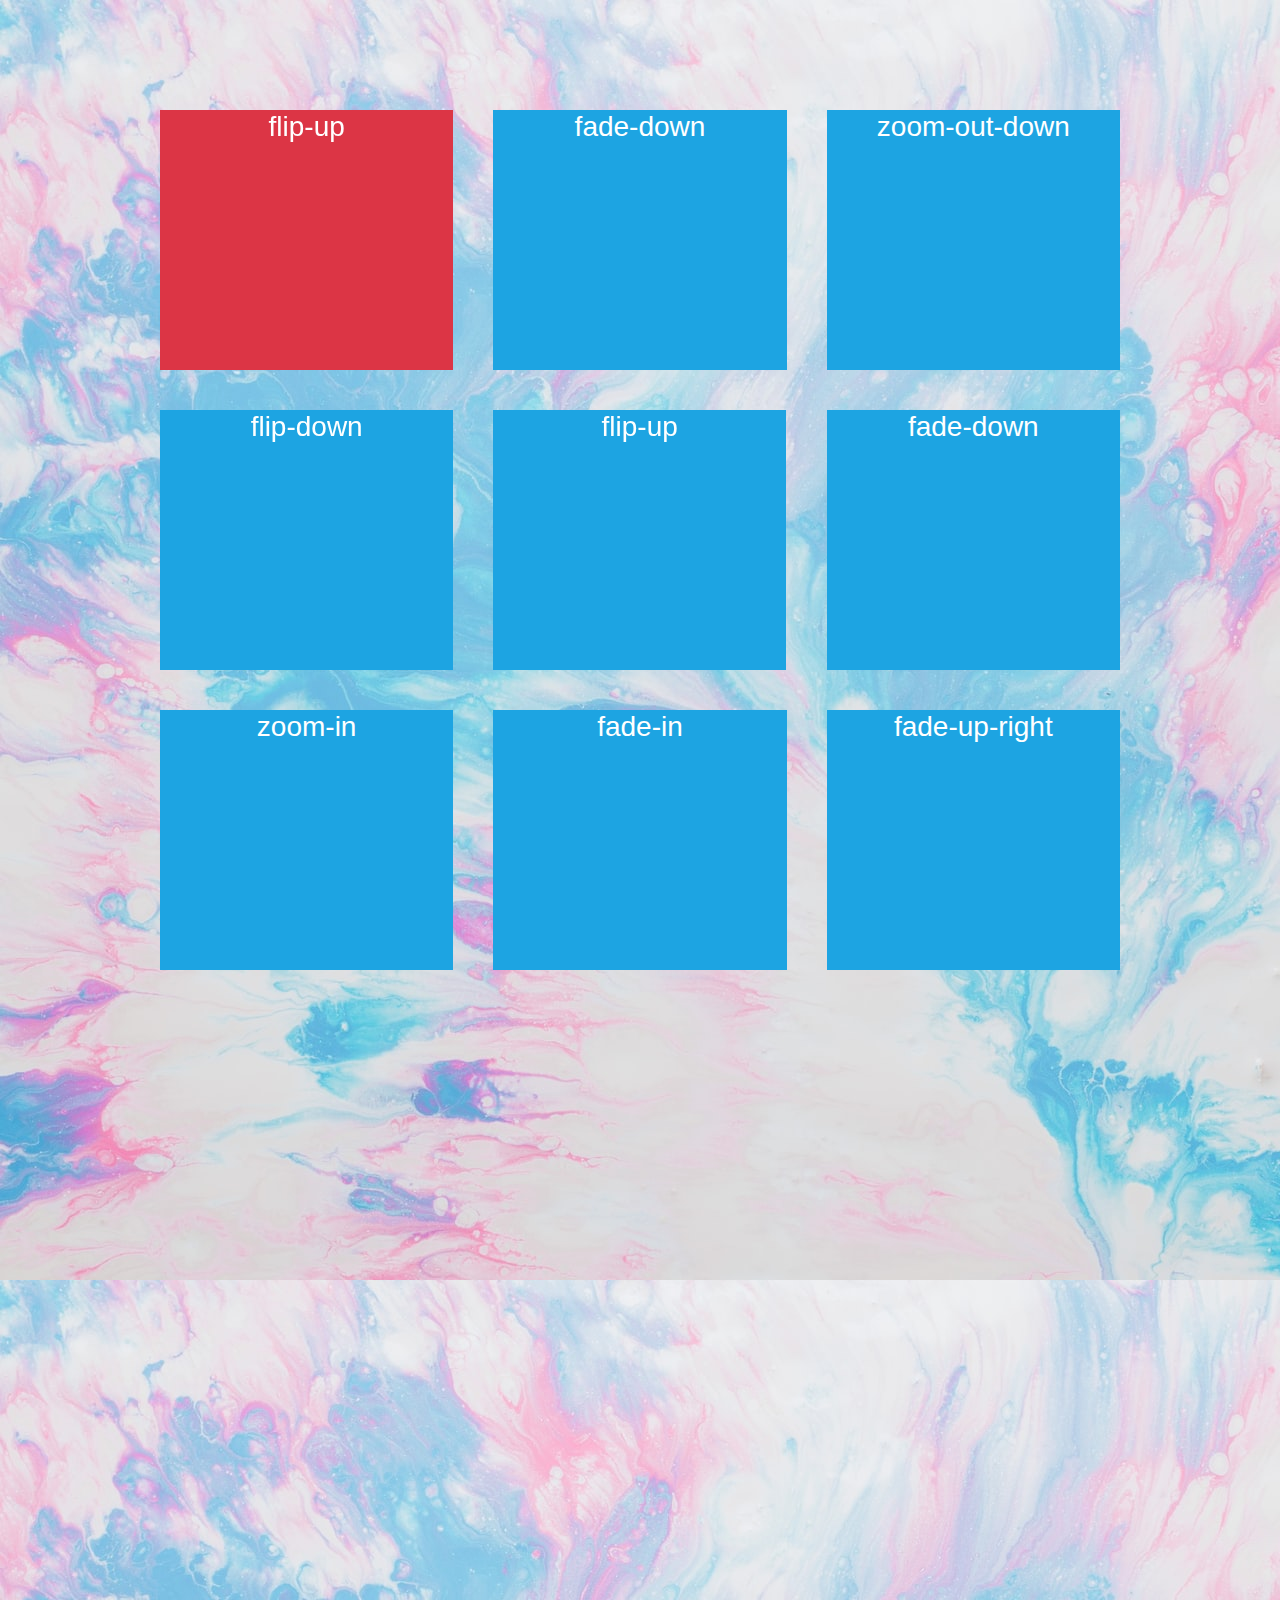
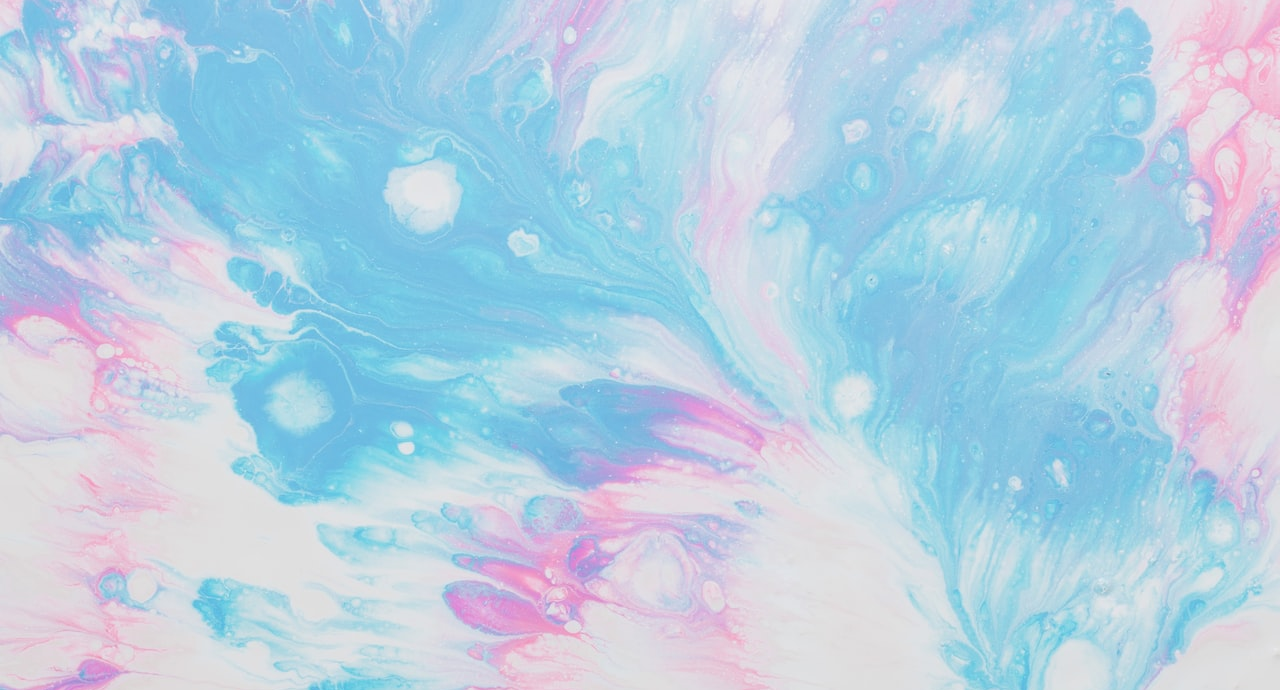
<file: aos.html>
<!DOCTYPE html>
<html lang="en">
    <head>
        <!-- Required meta tags -->
        <meta charset="utf-8" />
        <meta name="viewport" content="width=device-width, initial-scale=1" />

        <!--Fonts links-->

        <!--CSS Links-->
        <link rel="stylesheet" href="css/bootstrap.css" />
        <link rel="stylesheet" href="css/style.css" />
        <link rel="stylesheet" href="aos/aos.css" />
        <title>widgets</title>
    </head>
    <body>
        <div id="transcroller-body" class="aos-all">
            <div class="aos-item" data-aos="flip-up">
                <div class="aos-item__inner bg-danger"><h3>flip-up</h3></div>
            </div>
            <div class="aos-item" data-aos="fade-down">
                <div class="aos-item__inner"><h3>fade-down</h3></div>
            </div>
            <div class="aos-item" data-aos="zoom-out-down">
                <div class="aos-item__inner"><h3>zoom-out-down</h3></div>
            </div>
            <div class="aos-item" data-aos="flip-down">
                <div class="aos-item__inner"><h3>flip-down</h3></div>
            </div>
            <div class="aos-item" data-aos="flip-up">
                <div class="aos-item__inner"><h3>flip-up</h3></div>
            </div>
            <div class="aos-item" data-aos="fade-down">
                <div class="aos-item__inner"><h3>fade-down</h3></div>
            </div>
            <div class="aos-item" data-aos="zoom-in">
                <div class="aos-item__inner"><h3>zoom-in</h3></div>
            </div>
            <div class="aos-item" data-aos="fade-down">
                <div class="aos-item__inner"><h3>fade-in</h3></div>
            </div>
            <div class="aos-item" data-aos="fade-up-right">
                <div class="aos-item__inner"><h3>fade-up-right</h3></div>
            </div>
            <div class="aos-item" data-aos="fade-down-left">
                <div class="aos-item__inner"><h3>fade-down-left</h3></div>
            </div>
            <div class="aos-item" data-aos="zoom-out-left">
                <div class="aos-item__inner"><h3>zoom-out-left</h3></div>
            </div>
            <div class="aos-item" data-aos="fade-down">
                <div class="aos-item__inner"><h3>fade-down</h3></div>
            </div>
            <div class="aos-item" data-aos="zoom-in-down">
                <div class="aos-item__inner"><h3>zoom-in-down</h3></div>
            </div>
            <div class="aos-item" data-aos="fade-up">
                <div class="aos-item__inner"><h3>fade-up</h3></div>
            </div>
            <div class="aos-item" data-aos="fade-in">
                <div class="aos-item__inner"><h3>fade-in</h3></div>
            </div>
            <div class="aos-item" data-aos="fade-left">
                <div class="aos-item__inner"><h3>fade-left</h3></div>
            </div>
            <div class="aos-item" data-aos="flip-up">
                <div class="aos-item__inner"><h3>flip-up</h3></div>
            </div>
            <div class="aos-item" data-aos="fade-up-right">
                <div class="aos-item__inner"><h3>fade-up-right</h3></div>
            </div>
            <div class="aos-item" data-aos="zoom-out-down">
                <div class="aos-item__inner"><h3>zoom-out-down</h3></div>
            </div>
            <div class="aos-item" data-aos="fade-up">
                <div class="aos-item__inner"><h3>fade-up</h3></div>
            </div>
            <div class="aos-item" data-aos="zoom-out-down">
                <div class="aos-item__inner"><h3>zoom-out-down</h3></div>
            </div>
        </div>

        <!-- JS Links-->
        <script src="js/jquery.min.js"></script>
        <script src="js/popper.min.js"></script>
        <script src="js/bootstrap.min.js"></script>
        <script src="aos/aos.js"></script>

        <script>
            AOS.init({
                easing: "ease-in-out-sine",
            });
        </script>
        <script src="js/script.js"></script>
    </body>
</html>
</file>
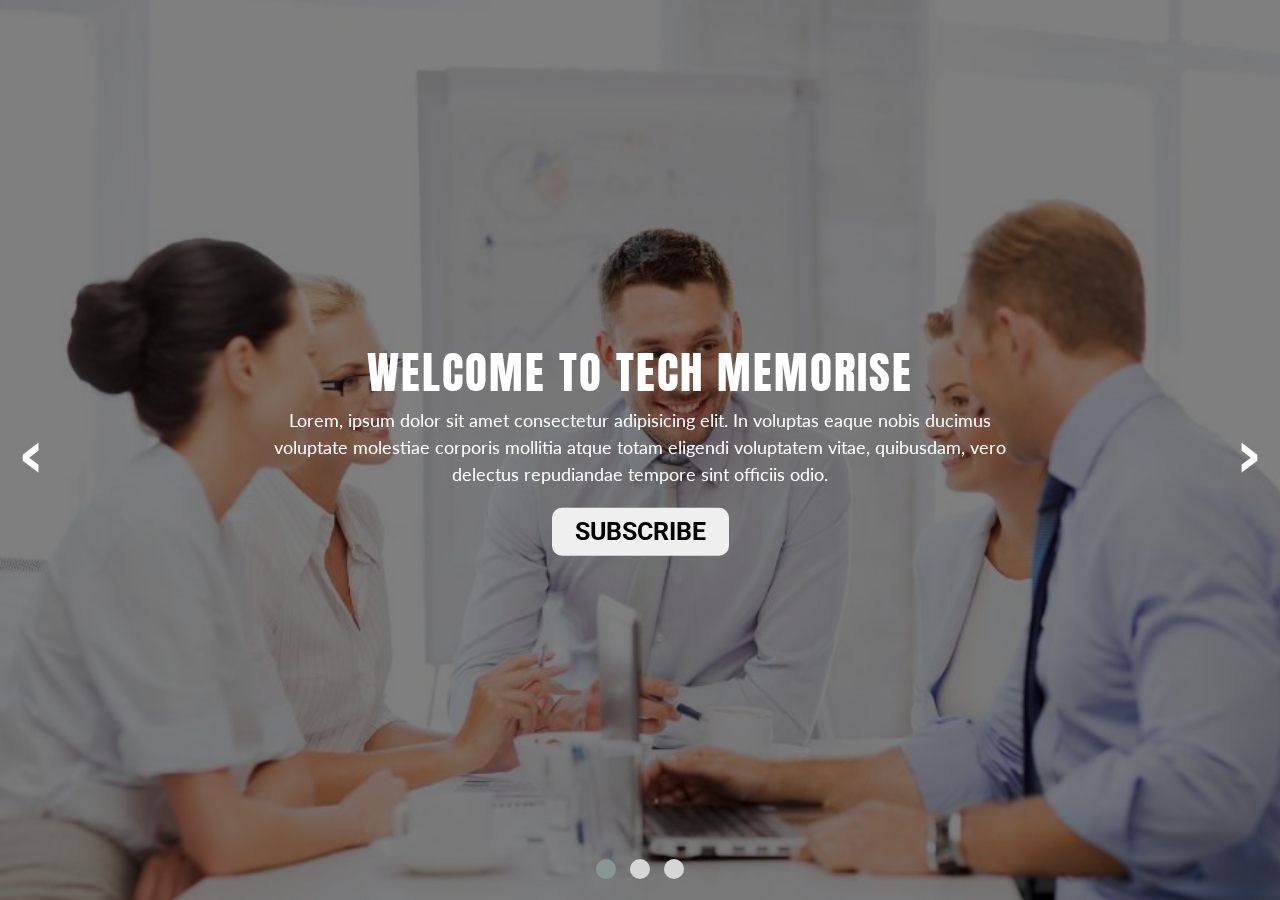
<file: carousel.html>
<!DOCTYPE html>
<html lang="en">
    <head>
        <!-- Required meta tags -->
        <meta charset="utf-8" />
        <meta name="viewport" content="width=device-width, initial-scale=1" />

    <!--CSS Links-->
    <link href="https://fonts.googleapis.com/css?family=Anton|Cabin|Lato|Fjalla+One|Montserrat|Roboto&display=swap" rel="stylesheet">

    <!-- Font Awesome -->
    <link rel="stylesheet" href="https://cdnjs.cloudflare.com/ajax/libs/font-awesome/5.13.0/css/all.min.css">

    <!-- Owl Carousel -->
    <link rel="stylesheet" href="https://cdnjs.cloudflare.com/ajax/libs/OwlCarousel2/2.3.4/assets/owl.carousel.min.css">
    <link rel="stylesheet" href="https://cdnjs.cloudflare.com/ajax/libs/OwlCarousel2/2.3.4/assets/owl.theme.default.min.css">
        <link rel="stylesheet" href="css/bootstrap.css" />
        <link rel="stylesheet" href="css/owl.css" />
        <link rel="stylesheet" href="css/media.css" />
        <title>Owl Carousel</title>
    </head>
    <body>
       
    <div class="owl-carousel owl-theme">
        <div class="slide slide-1">
            <div class="slide-content">
                <h1>Welcome To Tech Memorise</h1>
                <p>Lorem, ipsum dolor sit amet consectetur adipisicing elit. In voluptas eaque nobis ducimus voluptate molestiae corporis mollitia atque totam eligendi voluptatem vitae, quibusdam, vero delectus repudiandae tempore sint officiis odio.</p>
                <button>Subscribe</button>
            </div>
        </div>
        <div class="slide slide-2">
            <div class="slide-content">
                <h1>Your True Tech Navigator</h1>
                <p>Lorem, ipsum dolor sit amet consectetur adipisicing elit. In voluptas eaque nobis ducimus voluptate molestiae corporis mollitia atque totam eligendi voluptatem vitae, quibusdam, vero delectus repudiandae tempore sint officiis odio.</p>
                <button>Comment</button>
            </div>
        </div>
        <div class="slide slide-3">
            <div class="slide-content">
                <h1>Your True Source of Learning Web Dev</h1>
                <p>Lorem, ipsum dolor sit amet consectetur adipisicing elit. In voluptas eaque nobis ducimus voluptate molestiae corporis mollitia atque totam eligendi voluptatem vitae, quibusdam, vero delectus repudiandae tempore sint officiis odio.</p>
                <button>Like & Share</button>
            </div>
        </div>
    </div>




        <!-- JS Links-->
        <script src="js/jquery-3.6.0.min.js"></script>
        <script src="js/script.js"></script>
        <script src="https://cdnjs.cloudflare.com/ajax/libs/OwlCarousel2/2.3.4/owl.carousel.min.js"></script>
    <!-- Custom Javascript -->
    <script>
        $(document).ready(function () {
            $(".owl-carousel").owlCarousel({
                items:1,
                loop:true,
                nav:true,
                dots:true,
                autoplay:true,
                autoplaySpeed:1000,
                smartSpeed:1500,
                autoplayHoverPause:true
            });
        });
    </script>
    </body>
</html>
</file>
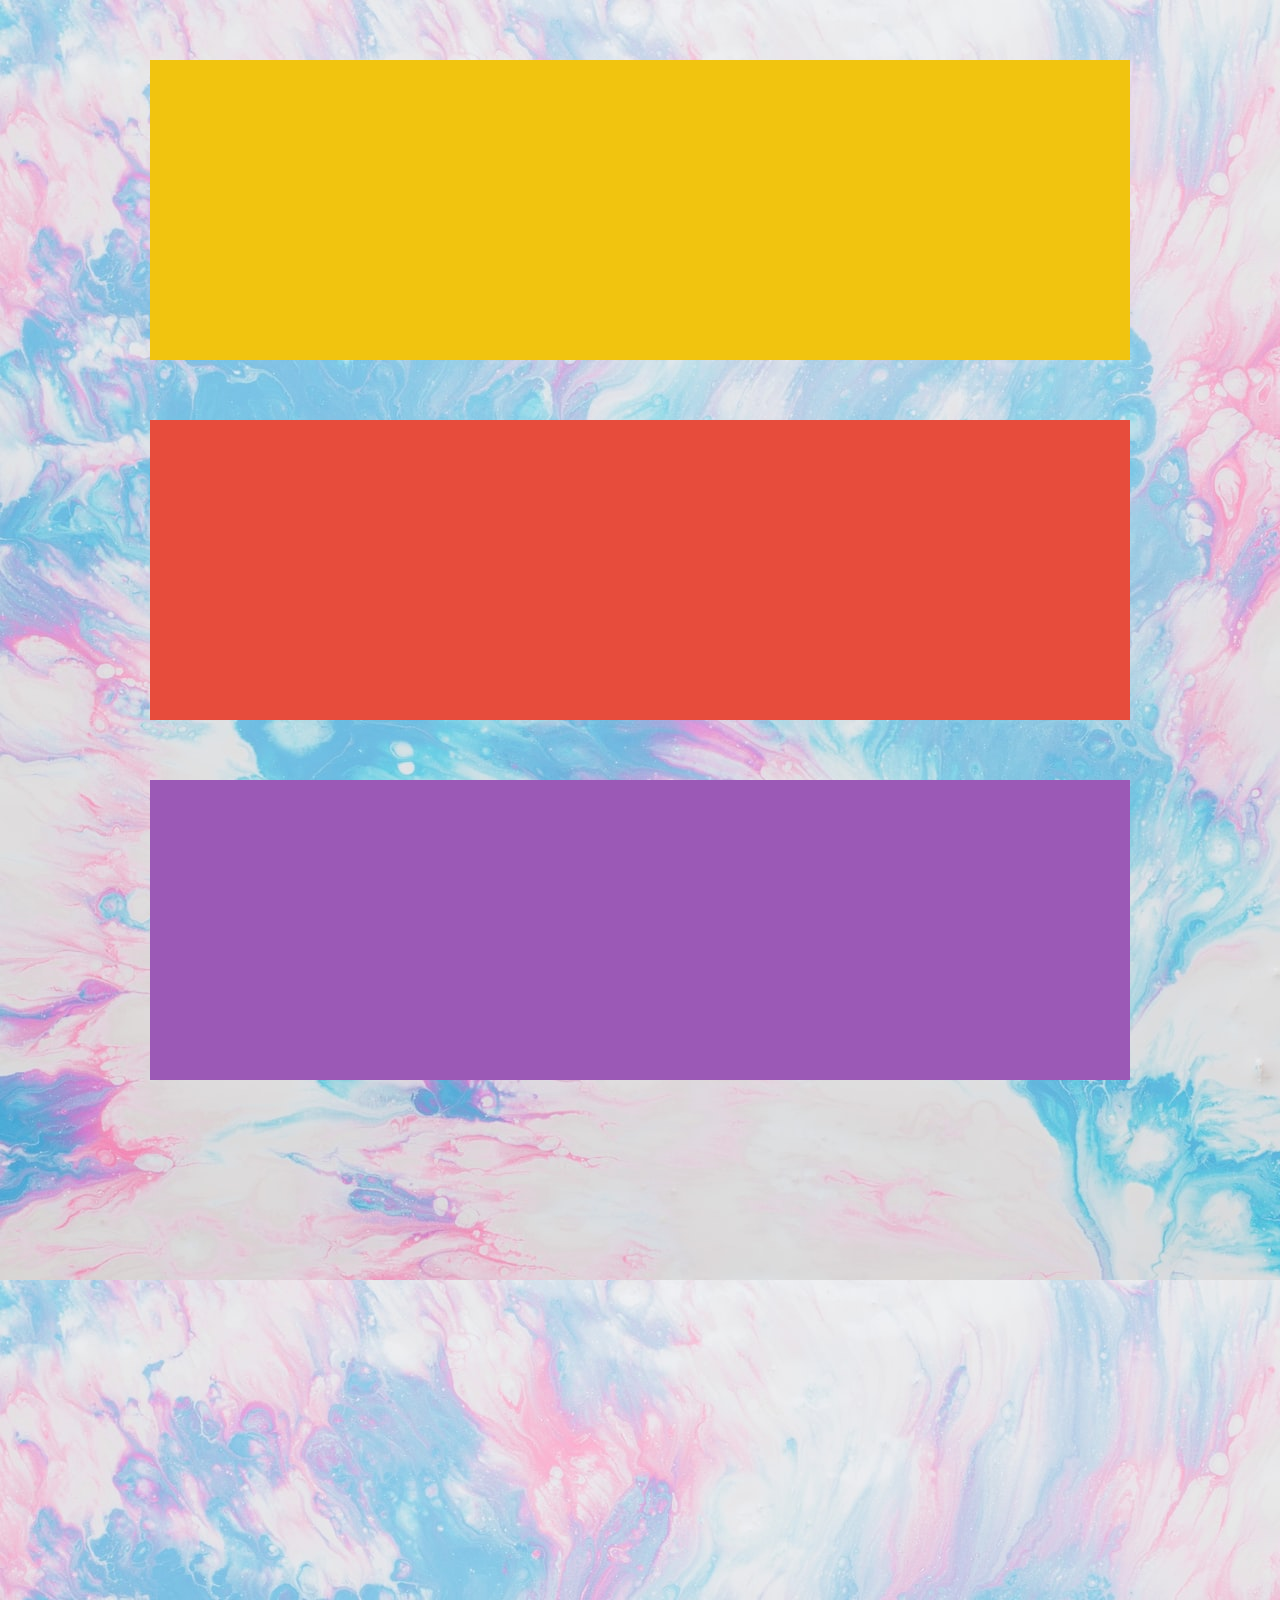
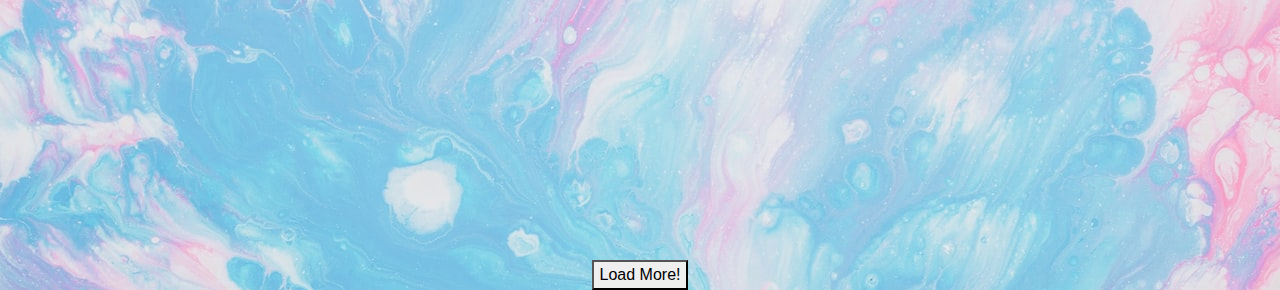
<file: wow.html>
<!DOCTYPE html>
<html lang="en">
    <head>
        <!-- Required meta tags -->
        <meta charset="utf-8" />
        <meta name="viewport" content="width=device-width, initial-scale=1" />

        <!--Fonts links-->

        <!--CSS Links-->
        <link rel="stylesheet" href="css/bootstrap.css" />
        <link rel="stylesheet" href="css/animate.css" />
        <link rel="stylesheet" href="css/style.css" />
        <link rel="stylesheet" href="css/media.css" />
        <title>wowjs</title>
    </head>
    <body>
        <!--WOW JS-->
        <div id="container">
            <div id="main">
                <section class="wow pulse" style="background-color: #f1c40f;" data-wow-duration="1s" data-wow-delay="0.5s"></section>
                <section class="wow slideInLeft" style="background-color: #e74c3c;" data-wow-delay="1s"></section>
                <section class="section--purple wow slideInRight" data-wow-delay="0.4s"></section>
                <section class="section--blue wow bounceInLeft" data-wow-offset="300"></section>
                <section class="section--green wow slideInLeft" data-wow-duration="1s"></section>
                <button id="moar">Load More!</button>
            </div>
        </div>

        <!-- JS Links-->
        <script src="js/jquery-3.6.0.min.js"></script>
        <script src="js/popper.min.js"></script>
        <script src="js/bootstrap.min.js"></script>
        <script src="js/wow.js"></script>
        <script src="js/script.js"></script>
    </body>
</html>
</file>
<file: css/style.css>
body{
    background-image: url("../img/naspain.jpg");
}
.container {
    text-align: center;
    margin-top: 50px;
}
.e_btn {
    font-size: 1em;
    line-height: 1em;
    letter-spacing: 0.04em;
    display: inline-block;
}

.brd_btn--svg__circle {
    width: 100%;
}
.brd_btn--svg__border {
    width: 230px;
}

.brd_btn--svg {
    position: relative;
    height: 52px;
    width: 230px;
    overflow: hidden;
    border-radius: 20px;
    /*border:2px solid red;*/
}

.brd_btn--svg:hover {
    border: inherit;
}
.brd_btn--svg:hover .brd_btn--svg__circle circle {
    -webkit-transform: scale(0);
    transform: scale(0);
    border: inherit;
}
.brd_btn--svg:hover .brd_btn--svg__label {
    color: #00f;
}
.brd_btn--svg:hover .brd_btn--svg__border--left path,
.brd_btn--svg:hover .brd_btn--svg__border--right path {
    stroke-dasharray: 61.8204345703125 61.8204345703125;
    stroke-dashoffset: 0;
    -webkit-transition-delay: 0.25s;
    -webkit-transition-duration: 0.5s;
    -webkit-transition-timing-function: ease-in-out;
    -webkit-transition-property: stroke-dashoffset;
    -moz-transition-delay: 0.25s;
    -moz-transition-duration: 0.5s;
    -moz-transition-timing-function: ease-in-out;
    -moz-transition-property: stroke-dashoffset;
    -ms-transition-delay: 0.25s;
    -ms-transition-duration: 0.5s;
    -ms-transition-timing-function: ease-in-out;
    -ms-transition-property: stroke-dashoffset;
    transition-delay: 0.25s;
    transition-duration: 0.5s;
    transition-timing-function: ease-in-out;
    transition-property: stroke-dashoffset;
}
.brd_btn--svg__label {
    -webkit-font-smoothing: antialiased;
    font-family: sans-serif;
    font-weight: bold;
    text-align: center;
    color: black;
    z-index: 3;
    width: 100%;
    -webkit-transition: color 0.5s ease-in-out;
    transition: color 0.5s ease-in-out;
}
.brd_btn--svg__circle circle {
    -webkit-transition: transform 0.5s ease-in-out;
    -webkit-transform: scale(1.1);
    -webkit-transform-origin: 50% 50%;
    -moz-transition: transform 0.5s ease-in-out;
    -moz-transform: scale(1.1);
    -moz-transform-origin: 50% 50%;
    -ms-transition: transform 0.5s ease-in-out;
    -ms-transform: scale(1.1);
    -ms-transform-origin: 50% 50%;
    -webkit-transition: -webkit-transform 0.5s ease-in-out;
    transition: -webkit-transform 0.5s ease-in-out;
    transition: transform 0.5s ease-in-out;
    transition: transform 0.5s ease-in-out, -webkit-transform 0.5s ease-in-out;
    transform: scale(1.1);
    transform-origin: 50% 50%;
}
.brd_btn--svg__border--left path,
.brd_btn--svg__border--right path {
    stroke-dasharray: 61.8204345703125 61.8204345703125;
    -webkit-transition-duration: 0s;
    -webkit-transition-timing-function: ease-in-out;
    -webkit-transition-property: stroke-dashoffset;
    -webkit-transition-delay: 0.5s;
    -moz-transition-duration: 0s;
    -moz-transition-timing-function: ease-in-out;
    -moz-transition-property: stroke-dashoffset;
    -moz-transition-delay: 0.5s;
    -ms-transition-duration: 0s;
    -ms-transition-timing-function: ease-in-out;
    -ms-transition-property: stroke-dashoffset;
    -ms-transition-delay: 0.5s;
    transition-duration: 0s;
    transition-timing-function: ease-in-out;
    transition-property: stroke-dashoffset;
    transition-delay: 0.5s;
}
.brd_btn--svg__border--left path {
    stroke-dashoffset: -61.8204345703125;
}
.brd_btn--svg__border--right path {
    stroke-dashoffset: 61.8204345703125;
}
.brd_btn--svg svg,
.brd_btn--svg__label {
    position: absolute;
    top: 50%;
    left: 50%;
    -webkit-transform: translate(-50%, -50%);
    -webkit-transform-origin: 50% 50%;
    -moz-transform: translate(-50%, -50%);
    -moz-transform-origin: 50% 50%;
    -ms-transform: translate(-50%, -50%);
    -ms-transform-origin: 50% 50%;
    transform: translate(-50%, -50%);
    transform-origin: 50% 50%;
}

.c-white {
    color: white;
}

/*SUN HOVER*/
/* Make it looks good on CodePen */
html {
    /* background-color: #cef;*/
}
html,
body,
.sonar-wrapper {
    /*height: 100%;*/
}

/* Prevent scrollbars to appear when waves go out of bound */
.sonar-wrapper {
    position: relative;
    z-index: 0;
    overflow: hidden;
    padding: 8rem 0;
    margin-top: -100px;
}

/* The circle */
.sonar-emitter {
    position: relative;
    margin: 0 auto;
    width: 100px;
    height: 100px;
    border-radius: 50%;
    background-color: #ca0022;
    line-height: 100px;
}

/* the 'wave', same shape and size as its parent */
.sonar-wave {
    position: absolute;
    top: 0;
    left: 0;
    width: 100%;
    height: 100%;
    border-radius: 9999px;
    background-color: HSL(45, 100%, 50%);
    opacity: 0;
    z-index: -1;
    pointer-events: none;
}

/*
  Animate!
  NOTE: add browser prefixes where needed.
*/
.sonar-wave {
    animation: sonarWave 2s linear infinite;
}

@keyframes sonarWave {
    from {
        opacity: 0.4;
    }
    to {
        transform: scale(3);
        opacity: 0;
    }
}

/*wow js start*/

.wow:first-child {
    visibility: hidden;
}

h1 {
    font-size: 72px;
    line-height: 1.5;
    color: #2c3e50;
    font-weight: 100;
}

#container {
    width: 980px;
    margin: 0 auto;
}

section {
    height: 300px;
    margin: 60px 0;
}

.section--purple {
    background-color: #9b59b6;
}

.section--blue {
    background-color: #3498db;
}

.section--green {
    background-color: #2ecc71;
}

#main {
    text-align: center;
}

#more {
    margin: 20px auto 48px;
}

/*AOS START*/

body {
    font-family: Helvetica, Tahoma;
}

*,
*:before,
*:after {
    box-sizing: border-box;
}

.aos-all {
    width: 1000px;
    max-width: 98%;
    margin: 10vh auto 0 auto;
}

.aos-item {
    display: inline-block;
    float: left;
    width: 33.3333%;
    height: 300px;
    padding: 20px;
}

.aos-item__inner {
    position: relative;
    width: 100%;
    height: 100%;
    float: left;
    background: #1da4e2;
    line-height: 260px;
    text-align: center;
    color: #fff;
}

@media screen and (max-width: 800px) {
    .aos-item {
        width: 50%;
    }
}

/*button*/

/*Default Btn Area Style*/
div.custom_b {
    margin-top: 50px;
}
.default-btn {
    z-index: 1;
    font-weight: 600;
    font-size: 16px;
    color: #ffffff;
    padding: 15px 30px 16px;
    line-height: 1;
    text-decoration: none;
    -webkit-transition: all ease 0.5s;
    transition: all ease 0.5s;
    text-align: center;
    background-color: #189d5f;
    position: relative;
    overflow: hidden;
}

.default-btn span::before {
    content: "";
    position: absolute;
    top: 0;
    left: 0;
    width: 2px;
    height: 100%;
    background: -webkit-gradient(linear, left top, left bottom, from(#ffffff), to(transparent));
    background: linear-gradient(top, #ffffff, transparent);
    -webkit-animation: top 2s linear infinite;
    animation: top 2s linear infinite;
    -webkit-animation-delay: 1s;
    animation-delay: 1s;
}

.default-btn span::after {
    content: "";
    position: absolute;
    bottom: 0;
    right: 0;
    width: 2px;
    height: 100%;
    background: -webkit-gradient(linear, left bottom, left top, from(#ffffff), to(transparent));
    background: linear-gradient(bottom, #ffffff, transparent);
    -webkit-animation: bottom 2s linear infinite;
    animation: bottom 2s linear infinite;
    -webkit-animation-delay: 1s;
    animation-delay: 1s;
}

.default-btn::before {
    content: "";
    position: absolute;
    top: 0;
    left: 0;
    width: 50%;
    height: 2px;
    background: -webkit-gradient(linear, right top, left top, from(#ffffff), to(transparent));
    background: linear-gradient(right, #ffffff, transparent);
    -webkit-animation: right 2s linear infinite;
    animation: right 2s linear infinite;
}

.default-btn::after {
    content: "";
    position: absolute;
    bottom: 0;
    left: 0;
    width: 100%;
    height: 2px;
    background: -webkit-gradient(linear, left top, right top, from(#ffffff), to(transparent));
    background: linear-gradient(left, #ffffff, transparent);
    -webkit-animation: left 2s linear infinite;
    animation: left 2s linear infinite;
}

.default-btn:hover {
    background-color: #ff5a00;
    color: #ffffff;
}

@-webkit-keyframes left {
    0% {
        -webkit-transform: translateX(100%);
        transform: translateX(100%);
    }
    100% {
        -webkit-transform: translateX(-100%);
        transform: translateX(-100%);
    }
}

@keyframes left {
    0% {
        -webkit-transform: translateX(100%);
        transform: translateX(100%);
    }
    100% {
        -webkit-transform: translateX(-100%);
        transform: translateX(-100%);
    }
}

@-webkit-keyframes right {
    0% {
        -webkit-transform: translateX(-100%);
        transform: translateX(-100%);
    }
    100% {
        -webkit-transform: translateX(100%);
        transform: translateX(100%);
    }
}

@keyframes right {
    0% {
        -webkit-transform: translateX(-100%);
        transform: translateX(-100%);
    }
    100% {
        -webkit-transform: translateX(100%);
        transform: translateX(100%);
    }
}

@-webkit-keyframes top {
    0% {
        -webkit-transform: translateY(100%);
        transform: translateY(100%);
    }
    100% {
        -webkit-transform: translateY(-100%);
        transform: translateY(-100%);
    }
}

@keyframes top {
    0% {
        -webkit-transform: translateY(100%);
        transform: translateY(100%);
    }
    100% {
        -webkit-transform: translateY(-100%);
        transform: translateY(-100%);
    }
}

@-webkit-keyframes bottom {
    0% {
        -webkit-transform: translateY(-100%);
        transform: translateY(-100%);
    }
    100% {
        -webkit-transform: translateY(100%);
        transform: translateY(100%);
    }
}

@keyframes bottom {
    0% {
        -webkit-transform: translateY(-100%);
        transform: translateY(-100%);
    }
    100% {
        -webkit-transform: translateY(100%);
        transform: translateY(100%);
    }
}

/*FOUR END*/
</file>
<file: css/media.css>
/* Extra small devices (portrait phones, less than 576px)*/
@media (max-width: 575.98px) {

  

}

/* Small devices (landscape phones, 576px and up)*/
@media (min-width: 576px) and (max-width: 767.98px) {
    
}

/* Medium devices (tablets, 768px and up)*/
@media (min-width: 768px) and (max-width: 991.98px) {
   

}

/* Large devices (desktops, 992px and up)*/
@media (min-width: 992px) and (max-width: 1199.98px) {




}


/* Extra large devices (large desktops, 1200px and up)*/
@media (min-width: 1200px) and (max-width: 1399.98px) {

}


/* Extra Extra large devices (large desktops, 1400px and up)*/
@media (min-width: 1400px) {
  

}
</file>
